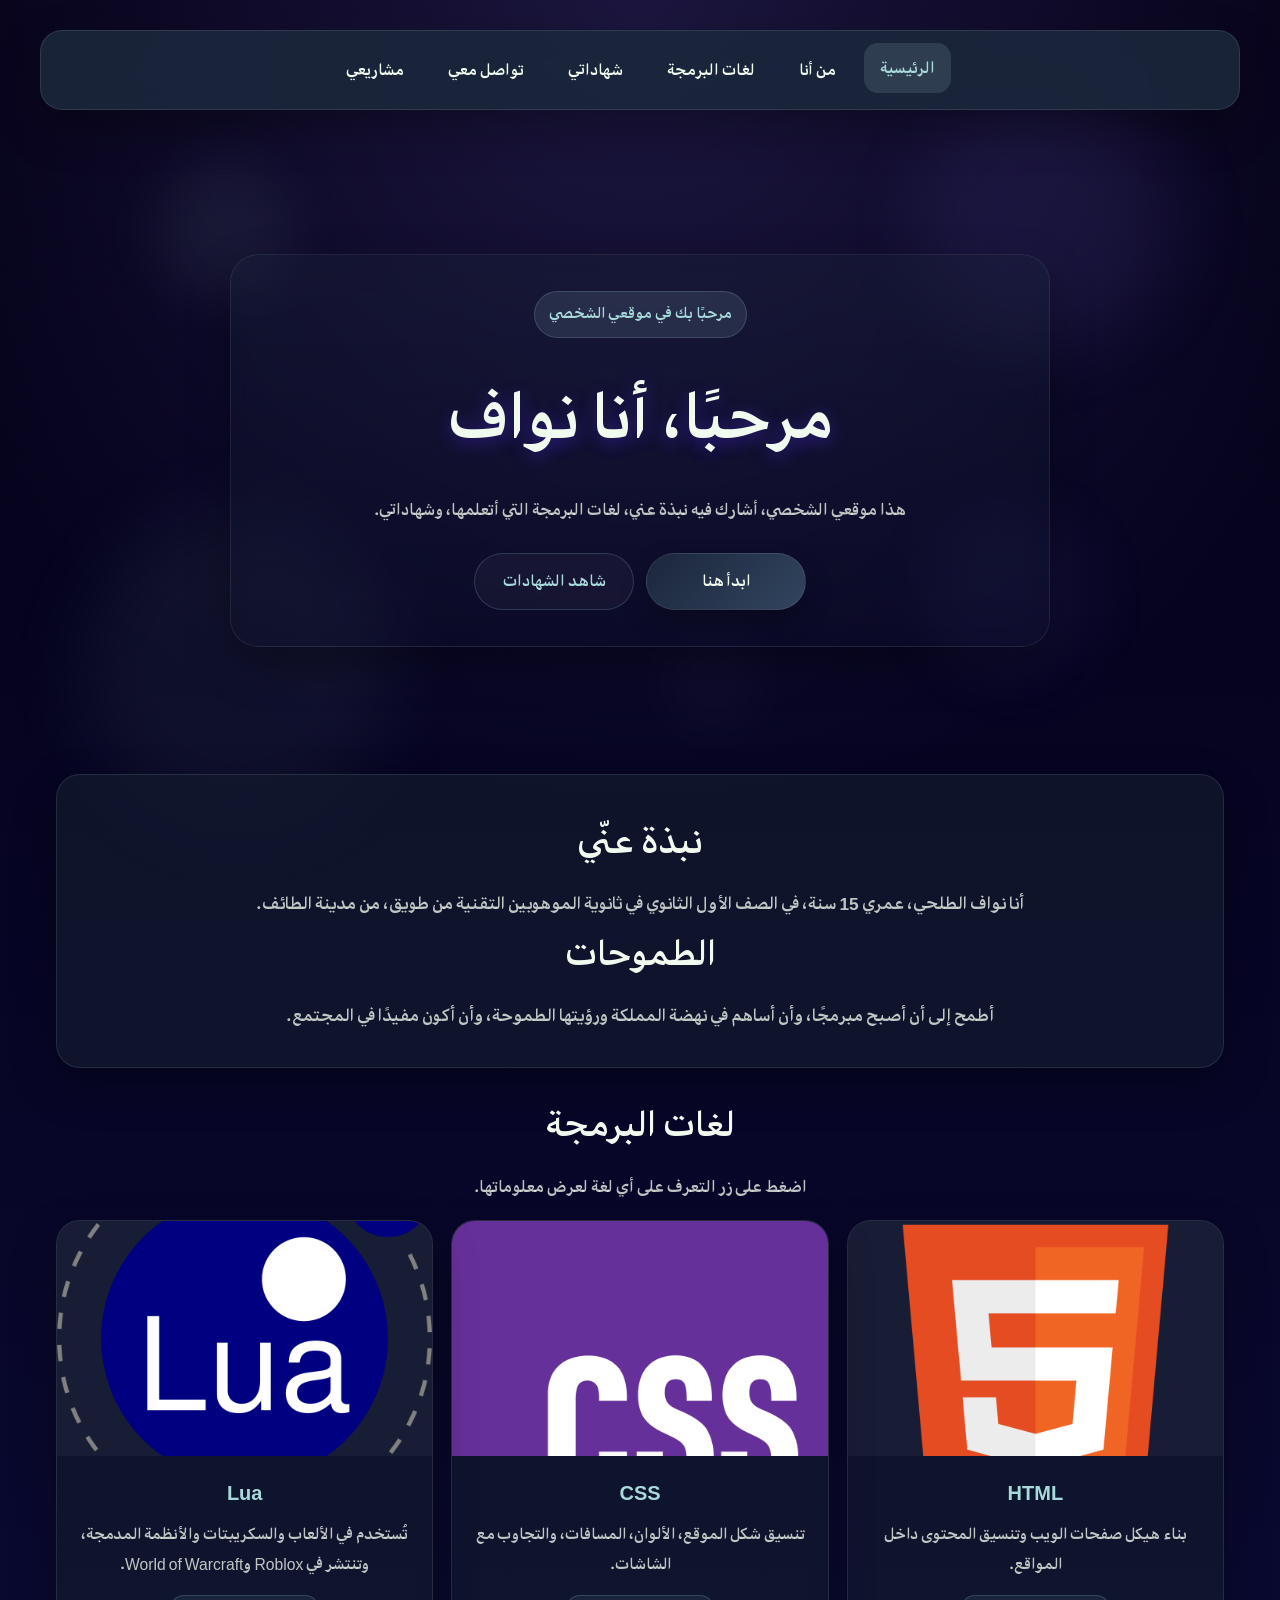
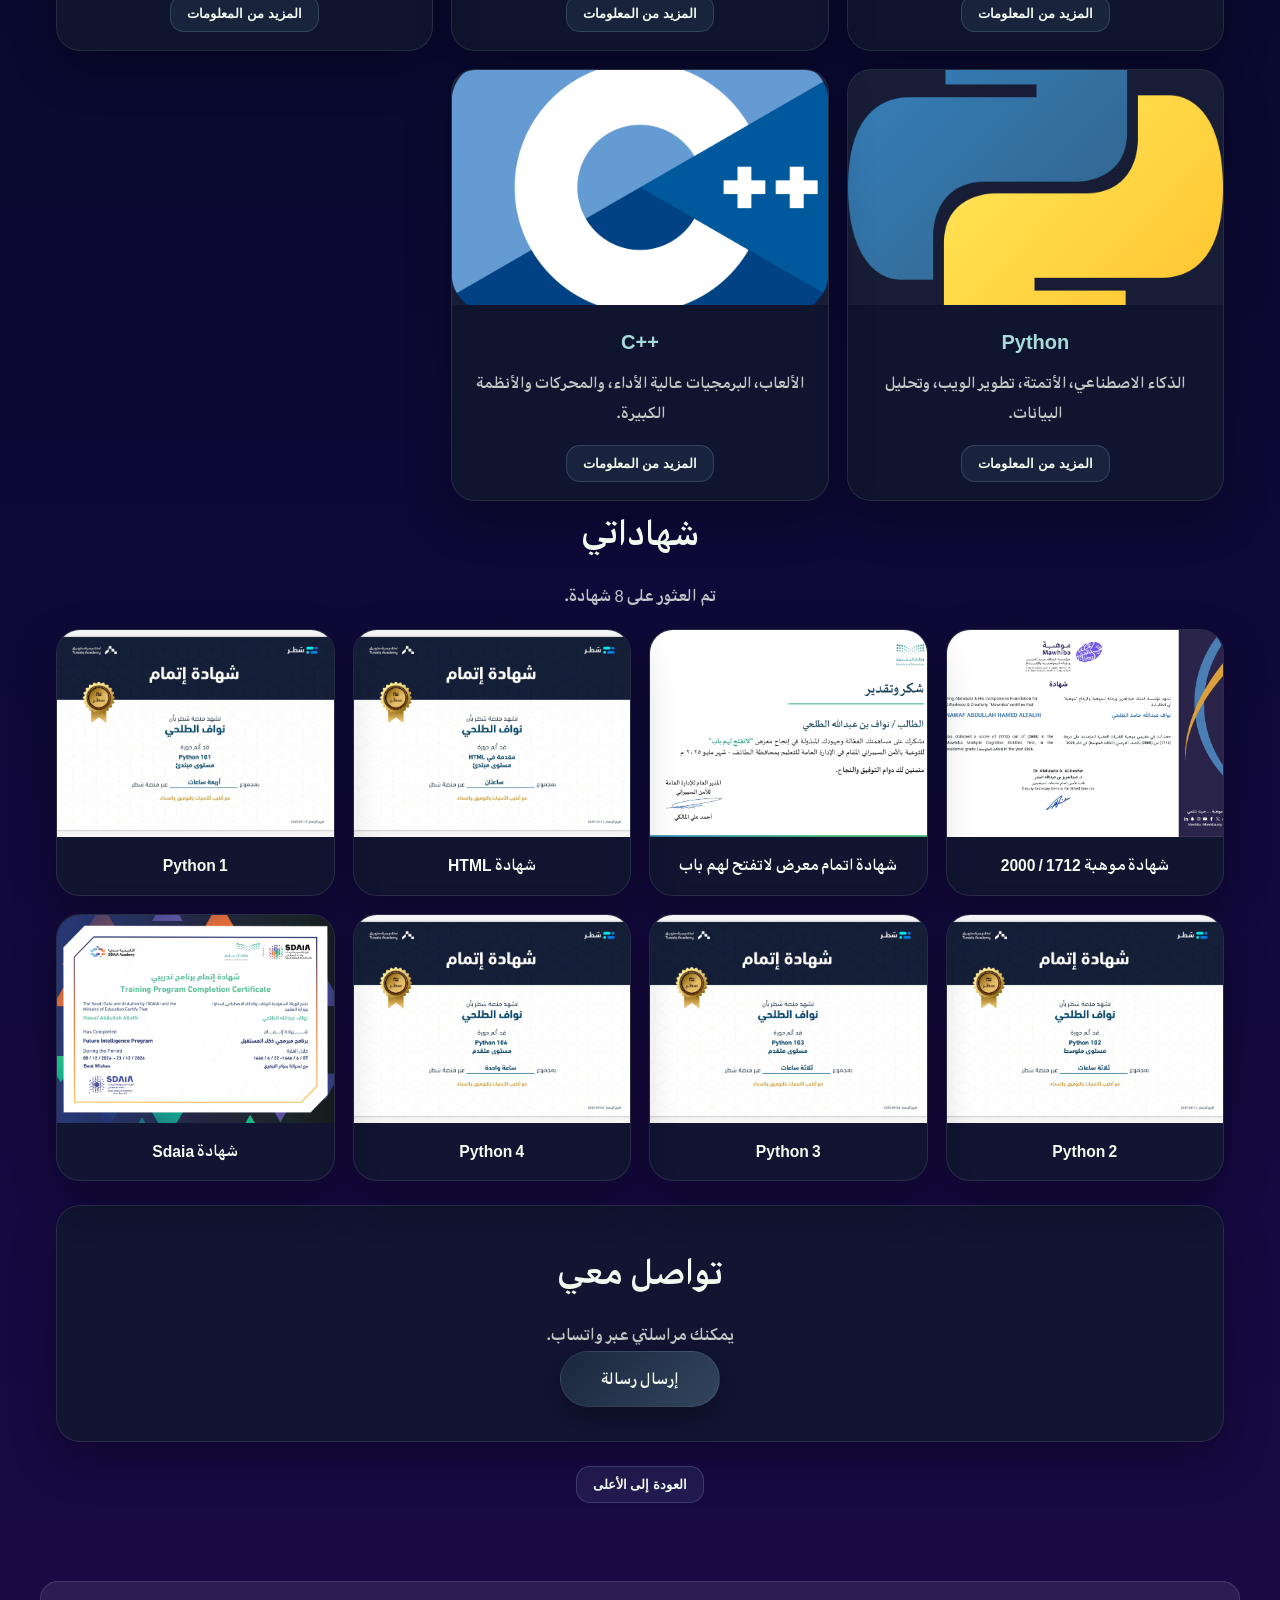
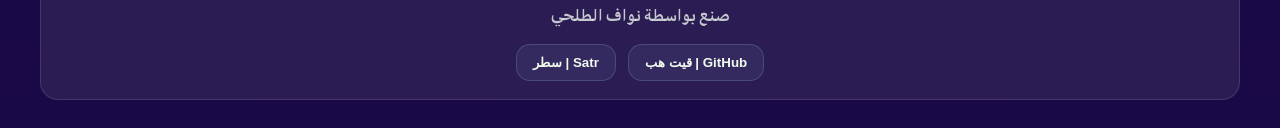
<file: index.html>
<!DOCTYPE html>
<html lang="ar" dir="rtl">
<head>
    <meta charset="UTF-8">
    <meta name="viewport" content="width=device-width, initial-scale=1.0">
    <title>موقعي الشخصي</title>
    <link rel="stylesheet" href="style.css">
    <script src="script.js" defer></script>
</head>
<body>
    <div class="bg-orb orb-1"></div>
    <div class="bg-orb orb-2"></div>
    <div class="bg-orb orb-3"></div>

    <header class="topbar">
        <nav class="navbar" aria-label="التنقل الرئيسي">
            <ul class="nav-links">
                <li><a href="#home" class="active">الرئيسية</a></li>
                <li><a href="#about">من أنا</a></li>
                <li><a href="#languages">لغات البرمجة</a></li>
                <li><a href="#certificates">شهاداتي</a></li>
                <li><a href="#contact">تواصل معي</a></li>
                <li><a id="ProBut">مشاريعي</a></li>
            </ul>
        </nav>
    </header>

    <main>
        <section id="home" class="hero section">
            <div class="hero-content">
                <span class="badge">مرحبًا بك في موقعي الشخصي</span>
                <h1>مرحبًا، أنا نواف</h1>
                <p>
                    هذا موقعي الشخصي، أشارك فيه نبذة عني، لغات البرمجة التي أتعلمها، وشهاداتي.
                </p>
                <div class="hero-actions">
                    <a class="btn primary" href="#about">ابدأ هنا</a>
                    <a class="btn secondary" href="#certificates">شاهد الشهادات</a>
                </div>
            </div>
        </section>

        <section id="about" class="card section">
            <h2>نبذة عنّي</h2>
            <h3>أنا نواف الطلحي، عمري 15 سنة، في الصف الأول الثانوي في ثانوية الموهوبين التقنية من طويق، من مدينة الطائف.</h3>
            <h2>الطموحات</h2>
            <h3>أطمح إلى أن أصبح مبرمجًا، وأن أساهم في نهضة المملكة ورؤيتها الطموحة، وأن أكون مفيدًا في المجتمع.</h3>
        </section>

        <section id="languages" class="section">
            <div class="section-head">
                <h2>لغات البرمجة</h2>
                <p>اضغط على زر التعرف على أي لغة لعرض معلوماتها.</p>
            </div>
            <div class="lang-grid" id="languagesGrid"></div>
        </section>

        <section id="certificates" class="section">
            <div class="section-head">
                <h2>شهاداتي</h2>
                <p id="certificatesStatus" class="loading-text">جاري تحميل الشهادات...</p>
            </div>
            <div class="cert-grid" id="certificatesGrid">
                <!-- ترا هنا المفروض يكون فيه الشهادات بس جافا هي الي راح تحط الشهادات هنا، بالتوفيق -->
            </div>
        </section>
        
        <section id="contact" class="card section contact-card">
            <h2>تواصل معي</h2>
            <p>يمكنك مراسلتي عبر واتساب.</p>
            <a class="btn primary" href="https://wa.me/966551763328" target="_blank" rel="noopener">إرسال رسالة</a>
        </section>

        <div class="back-to-top-container">
            <button id="backToTop" type="button" aria-label="العودة إلى الأعلى">العودة إلى الأعلى</button>
        </div>
    </main>

    <footer class="footer">
        <div class="social-links">
            <p>صنع بواسطة نواف الطلحي</p>
            <div class="social-buttons">
                <button type="button" onclick="window.open('https://github.com/naw9af8', '_blank')">GitHub | قيت هب</button>
                <button type="button" onclick="window.open('https://profile.tuwaiq.edu.sa/naw9af8/public', '_blank')">Satr | سطر</button>
            </div>
        </div>
    </footer>

    <div id="infoModal" class="modal" aria-hidden="true">
        <div class="modal-backdrop" data-close></div>
        <div class="modal-card" role="dialog" aria-modal="true" aria-labelledby="modalTitle">
            <button class="modal-close" type="button" aria-label="إغلاق" data-close>×</button>
            <div class="modal-body" id="modalBody"></div>
        </div>
    </div>

</body>
</html>
</file>
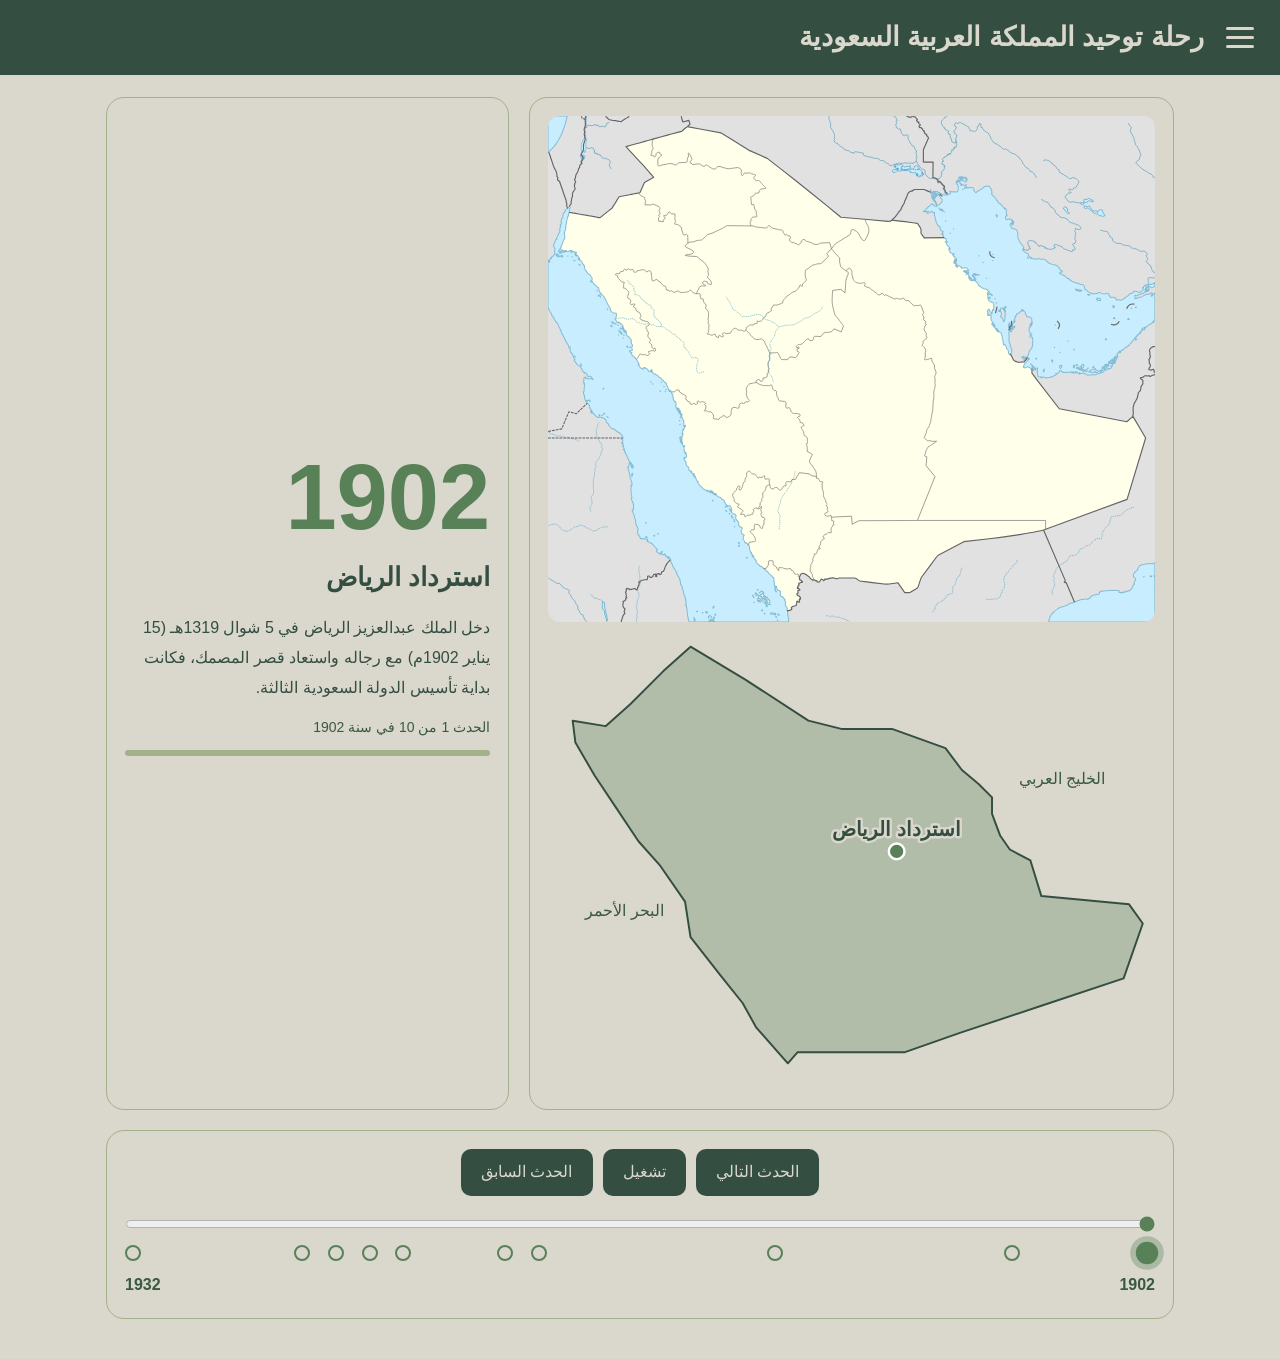
<file: Projects/96Website/index.html>
<!DOCTYPE html>
<html lang="ar" dir="rtl">
<head>
<meta charset="UTF-8">
<meta name="viewport" content="width=device-width, initial-scale=1, viewport-fit=cover">
<title>رحلة توحيد المملكة العربية السعودية</title>
<link rel="stylesheet" href="style.css">
</head>
<body>
<header>
<button id="menuBtn" aria-label="قائمة الأحداث" aria-expanded="false" aria-controls="side"><span></span><span></span><span></span></button>
<h1>رحلة توحيد المملكة العربية السعودية</h1>
</header>
<aside id="side" aria-label="الأحداث التاريخية">
<div class="sh"><h2>الأحداث التاريخية</h2><button class="x" id="close" aria-label="إغلاق القائمة">✕</button></div>
<div id="events"></div>
</aside>
<div id="veil"></div>
<main>
<section class="stage">
<div class="card"><img id="mapImage" src="map.svg" alt="خريطة المملكة العربية السعودية"><svg id="map" viewBox="0 0 620 480"></svg></div>
<div class="card info">
<div class="yr" id="yr">1902</div>
<h2 id="ttl"></h2>
<p id="txt"></p>
<div class="cnt" id="cnt"></div>
<div class="bar"><i id="bar"></i></div>
</div>
</section>
<section class="card">
<div class="ctrl">
<button class="btn" id="next">الحدث التالي</button>
<button class="btn" id="play">تشغيل</button>
<button class="btn" id="prev">الحدث السابق</button>
</div>
<input type="range" id="yearSlider" min="1902" max="1932" value="1902" step="1">
<div class="ticks" id="ticks"></div>
<div class="ends"><span>1902</span><span>1932</span></div>
</section>
</main>
<script src="script.js"></script>
</body>
</html>
</file>
<file: style.css>
@font-face {
    font-family: "ArabicUI";
    src: url("./ArabicUITextSemiBold.otf") format("opentype");
    font-weight: 600;
    font-style: normal;
}

:root {
    --bg1: #030014;
    --bg2: #090931;
    --bg3: #1a0947;
    --panel: rgba(17, 25, 45, 0.78);
    --panel-strong: rgba(27, 38, 59, 0.92);
    --panel-border: rgba(255, 255, 255, 0.1);
    --text: #f1faee;
    --muted: rgba(241, 250, 238, 0.78);
    --accent: #a8dadc;
    --accent-2: #8d7bff;
    --shadow: 0 18px 45px rgba(0, 0, 0, 0.3);
}

* {
    box-sizing: border-box;
}

html {
    scroll-behavior: smooth;
}

body {
    margin: 0;
    font-family: "ArabicUI", Arial, sans-serif;
    background:
        radial-gradient(circle at top, rgba(141, 123, 255, 0.18), transparent 24%),
        linear-gradient(180deg, var(--bg1), var(--bg2), var(--bg3));
    color: var(--text);
    min-height: 100vh;
    line-height: 1.9;
    overflow-x: hidden;
}

body::before,
body::after {
    content: "";
    position: fixed;
    inset: auto;
    border-radius: 999px;
    pointer-events: none;
    filter: blur(40px);
    opacity: 0.5;
    z-index: 0;
    animation: drift 14s ease-in-out infinite;
}

body::before {
    width: 260px;
    height: 260px;
    background: rgba(141, 123, 255, 0.18);
    top: 10%;
    right: 8%;
}

body::after {
    width: 320px;
    height: 320px;
    background: rgba(168, 218, 220, 0.12);
    bottom: 8%;
    left: 6%;
    animation-delay: -4s;
}

.bg-orb {
    position: fixed;
    border-radius: 999px;
    filter: blur(30px);
    opacity: 0.35;
    pointer-events: none;
    z-index: 0;
    animation: float 18s ease-in-out infinite;
}

.orb-1 {
    width: 140px;
    height: 140px;
    background: rgba(168, 218, 220, 0.2);
    top: 18%;
    left: 12%;
}

.orb-2 {
    width: 180px;
    height: 180px;
    background: rgba(141, 123, 255, 0.18);
    top: 56%;
    right: 14%;
    animation-delay: -6s;
}

.orb-3 {
    width: 110px;
    height: 110px;
    background: rgba(255, 255, 255, 0.08);
    bottom: 18%;
    right: 40%;
    animation-delay: -10s;
}

a {
    color: inherit;
    text-decoration: none;
}

.topbar,
main,
.footer {
    position: relative;
    z-index: 1;
}

.topbar {
    position: sticky;
    top: 12px;
    padding: 18px 16px 0;
    z-index: 1000;
}

.navbar {
    text-align: center;
    max-width: 1200px;
    margin: 0 auto;
    padding: 14px 20px;
    background: var(--panel-strong);
    border: 1px solid var(--panel-border);
    border-radius: 22px;
    backdrop-filter: blur(14px);
    box-shadow: var(--shadow);
}

.nav-links {
    list-style: none;
    display: flex;
    align-items: center;
    gap: 12px;
    margin: 0;
    padding: 0;
    flex-wrap: wrap;
    justify-content: center;
}

.nav-links a {
    display: inline-block;
    padding: 10px 16px;
    border-radius: 14px;
    transition: 0.25s ease;
    font-weight: 700;
    color: var(--text);
}

.nav-links a:hover,
.nav-links a.active {
    background: rgba(168, 218, 220, 0.14);
    color: var(--accent);
    transform: translateY(-2px);
}

main {
    max-width: 1200px;
    margin: 0 auto;
    padding: 28px 16px 60px;
}

.section {
    scroll-margin-top: 110px;
}

.hero {
    min-height: 72vh;
    display: grid;
    place-items: center;
    text-align: center;
    padding: 40px 20px;
}

.hero-content {
    width: 100%;
    max-width: 820px;
    background: linear-gradient(180deg, rgba(27, 38, 59, 0.32), rgba(17, 25, 45, 0.18));
    border: 1px solid rgba(255, 255, 255, 0.08);
    border-radius: 28px;
    padding: 36px 24px;
    box-shadow: var(--shadow);
    backdrop-filter: blur(10px);
}

.badge {
    display: inline-block;
    padding: 8px 14px;
    border-radius: 999px;
    background: rgba(168, 218, 220, 0.12);
    color: var(--accent);
    border: 1px solid rgba(168, 218, 220, 0.18);
    margin-bottom: 18px;
    font-size: 0.95rem;
}

h1 {
    margin: 0 0 16px;
    font-size: clamp(2.2rem, 5vw, 4.4rem);
    text-shadow: 0 4px 18px rgba(81, 46, 236, 0.45);
}

h2 {
    margin: 0 0 12px;
    font-size: clamp(1.6rem, 3vw, 2.2rem);
}

h3 {
    margin: 0;
    color: var(--muted);
    font-size: 1.08rem;
    font-weight: 600;
}

p {
    margin: 0;
    color: var(--muted);
    font-size: 1.04rem;
}

.hero-actions {
    margin-top: 28px;
    display: flex;
    gap: 12px;
    justify-content: center;
    flex-wrap: wrap;
}

.btn {
    display: inline-flex;
    align-items: center;
    justify-content: center;
    padding: 12px 20px;
    border-radius: 999px;
    font-weight: 700;
    border: 1px solid transparent;
    transition: 0.25s ease;
    min-width: 160px;
}

.btn.primary {
    background: linear-gradient(135deg, #1b263b, #32455f);
    color: var(--text);
    box-shadow: 0 12px 26px rgba(0, 0, 0, 0.26);
    border-color: rgba(255, 255, 255, 0.08);
}

.btn.secondary {
    background: rgba(255, 255, 255, 0.04);
    color: var(--accent);
    border-color: rgba(168, 218, 220, 0.18);
}

.btn:hover {
    transform: translateY(-3px) scale(1.02);
}

.card,
.lang-card,
.cert-card {
    background: var(--panel);
    border: 1px solid var(--panel-border);
    border-radius: 24px;
    box-shadow: var(--shadow);
}

.card {
    padding: 34px 26px;
    text-align: center;
    margin: 0 auto 24px;
}

.section-head {
    text-align: center;
    margin-bottom: 18px;
}

.section-head p {
    margin-top: 6px;
}

.lang-grid {
    display: grid;
    grid-template-columns: repeat(3, minmax(0, 1fr));
    gap: 18px;
}

.lang-card {
    overflow: hidden;
    transition: 0.25s ease;
}

.lang-card:hover {
    transform: translateY(-5px);
    border-color: rgba(168, 218, 220, 0.22);
}

.lang-image {
    width: 100%;
    aspect-ratio: 16 / 10;
    object-fit: cover;
    display: block;
    background: rgba(255, 255, 255, 0.04);
}

.lang-content {
    padding: 18px;
    text-align: center;
}

.lang-content h3 {
    margin-bottom: 8px;
    color: var(--accent);
    font-size: 1.25rem;
}

.lang-content p {
    margin-bottom: 16px;
    font-size: 0.98rem;
}

.lang-content button,
.social-buttons button,
#backToTop {
    display: inline-flex;
    align-items: center;
    justify-content: center;
    padding: 10px 16px;
    border-radius: 14px;
    background: rgba(168, 218, 220, 0.08);
    color: var(--text);
    font-weight: 700;
    border: 1px solid rgba(168, 218, 220, 0.18);
    cursor: pointer;
    transition: 0.25s ease;
}

.lang-content button:hover,
.social-buttons button:hover,
#backToTop:hover {
    background: rgba(168, 218, 220, 0.14);
    transform: translateY(-2px);
}

.cert-grid {
    display: grid;
    grid-template-columns: repeat(4, minmax(0, 1fr));
    gap: 18px;
    margin-top: 18px;
}

.cert-card {
    overflow: hidden;
    cursor: pointer;
    transition: 0.25s ease;
}

.cert-card:hover {
    transform: translateY(-5px);
    border-color: rgba(168, 218, 220, 0.22);
}

.cert-card img {
    width: 100%;
    aspect-ratio: 4 / 3;
    object-fit: cover;
    display: block;
    background: rgba(255, 255, 255, 0.04);
}

.cert-card .cert-title {
    padding: 14px;
    text-align: center;
    font-weight: 700;
    color: var(--text);
    font-size: 0.98rem;
}

.loading-text {
    text-align: center;
    margin-top: 16px;
    color: var(--muted);
}

.contact-card {
    margin-top: 24px;
}

.back-to-top-container {
    text-align: center;
    margin-top: 24px;
}

.footer {
    text-align: center;
    padding: 18px 16px 28px;
    color: var(--muted);
}

.social-links {
    max-width: 1200px;
    margin: 0 auto;
    padding: 18px;
    background: rgba(255, 253, 253, 0.08);
    border: 1px solid rgba(255, 253, 253, 0.12);
    border-radius: 18px;
}

.social-buttons {
    display: flex;
    gap: 12px;
    justify-content: center;
    flex-wrap: wrap;
    margin-top: 12px;
}

.modal {
    position: fixed;
    inset: 0;
    display: none;
    align-items: center;
    justify-content: center;
    padding: 18px;
    z-index: 2000;
}

.modal.open {
    display: flex;
}

.modal-backdrop {
    position: absolute;
    inset: 0;
    background: rgba(0, 0, 0, 0.62);
    backdrop-filter: blur(6px);
}

.modal-card {
    position: relative;
    width: min(720px, 100%);
    max-height: 88vh;
    overflow: auto;
    background: rgba(12, 18, 35, 0.96);
    border: 1px solid rgba(255, 255, 255, 0.08);
    border-radius: 26px;
    box-shadow: 0 28px 70px rgba(0, 0, 0, 0.45);
    z-index: 1;
}

.modal-body {
    padding: 24px;
}

.modal-close {
    position: absolute;
    top: 12px;
    left: 12px;
    width: 42px;
    height: 42px;
    border: 0;
    border-radius: 999px;
    background: rgba(255, 255, 255, 0.08);
    color: var(--text);
    font-size: 1.4rem;
    cursor: pointer;
}

.modal-head {
    display: flex;
    gap: 16px;
    align-items: center;
    margin-bottom: 18px;
}

.modal-head img {
    width: 96px;
    height: 96px;
    object-fit: cover;
    border-radius: 20px;
    flex: 0 0 auto;
    border: 1px solid rgba(255, 255, 255, 0.08);
}

.modal-head h3 {
    margin: 0 0 6px;
    font-size: 1.6rem;
    color: var(--accent);
}

.modal-meta {
    display: grid;
    gap: 10px;
    margin-top: 14px;
}

.meta-box {
    padding: 14px 16px;
    border-radius: 18px;
    background: rgba(255, 255, 255, 0.04);
    border: 1px solid rgba(255, 255, 255, 0.06);
}

.meta-title {
    display: block;
    margin-bottom: 4px;
    color: var(--accent);
    font-weight: 700;
}

.modal-image {
    width: 100%;
    max-height: 64vh;
    object-fit: contain;
    border-radius: 18px;
    background: rgba(255, 255, 255, 0.04);
    border: 1px solid rgba(255, 255, 255, 0.08);
}

@keyframes float {

    0%,
    100% {
        transform: translate3d(0, 0, 0) scale(1);
    }

    50% {
        transform: translate3d(0, -24px, 0) scale(1.05);
    }
}

@keyframes drift {

    0%,
    100% {
        transform: translate3d(0, 0, 0);
    }

    50% {
        transform: translate3d(-18px, 18px, 0);
    }
}

@media (max-width: 980px) {
    .nav-links {
        justify-content: center;
    }

    .lang-grid {
        grid-template-columns: repeat(2, minmax(0, 1fr));
    }

    .cert-grid {
        grid-template-columns: repeat(2, minmax(0, 1fr));
    }
}

@media (max-width: 640px) {
    main {
        padding-inline: 12px;
    }

    .hero {
        min-height: auto;
        padding-top: 24px;
    }

    .hero-content,
    .card {
        border-radius: 20px;
        padding: 22px 18px;
    }

    .lang-grid,
    .cert-grid {
        grid-template-columns: 1fr;
    }

    .btn,
    .lang-content button,
    .social-buttons button,
    #backToTop {
        width: 100%;
    }

    .modal-head {
        flex-direction: column;
        text-align: center;
    }
}

section#MyPhoto {
    text-align: center;
    margin-top: 24px;

    img {
        max-width: 100%;
        height: auto;
        margin-bottom: 12px;
        border-radius: 18px;
        border: 1px solid rgba(255, 255, 255, 0.541);
    }

    img:hover {
        transform: scale(1.02);
        transition: transform 0.25s ease;
    }

    img:active {
        transform: scale(0.98);
        transition: transform 0.1s ease;
    }
}

.projects-overlay {
    position: fixed;
    inset: 0;
    z-index: 2000;
    background: rgba(0, 0, 0, 0.55);
    opacity: 0;
    visibility: hidden;
    transition: opacity 0.3s ease, visibility 0s linear 0.3s;
}

.projects-overlay.open {
    opacity: 1;
    visibility: visible;
    transition-delay: 0s;
}

.projects-panel {
    --pp-bg: #111827;
    --pp-text: #f9fafb;
    --pp-muted: #9ca3af;
    --pp-accent: #38bdf8;
    --pp-border: rgba(255, 255, 255, 0.1);
    position: fixed;
    top: 0;
    bottom: 0;
    left: 0;
    z-index: 2001;
    width: min(360px, 88vw);
    display: flex;
    flex-direction: column;
    direction: rtl;
    background: var(--pp-bg);
    color: var(--pp-text);
    box-shadow: 8px 0 32px rgba(0, 0, 0, 0.4);
    transform: translateX(-100%);
    visibility: hidden;
    transition: transform 0.3s ease, visibility 0s linear 0.3s;
}

.projects-panel.open {
    transform: translateX(0);
    visibility: visible;
    transition-delay: 0s;
}

.projects-panel,
.projects-panel * {
    box-sizing: border-box;
}

.projects-head {
    display: flex;
    align-items: center;
    justify-content: space-between;
    gap: 12px;
    padding: 16px 20px;
    border-bottom: 1px solid var(--pp-border);
}

.projects-title {
    display: flex;
    align-items: center;
    gap: 10px;
    font-size: 1.15rem;
    font-weight: 700;
}

.projects-count {
    min-width: 26px;
    padding: 2px 9px;
    border-radius: 999px;
    background: var(--pp-border);
    font-size: 0.8rem;
    font-weight: 600;
    text-align: center;
}

.projects-count:empty {
    display: none;
}

.projects-close {
    width: 38px;
    height: 38px;
    padding: 0;
    border: 0;
    border-radius: 10px;
    background: transparent;
    color: inherit;
    font: inherit;
    font-size: 1.7rem;
    line-height: 1;
    cursor: pointer;
}

.projects-close:hover {
    background: rgba(255, 255, 255, 0.1);
}

.projects-status {
    margin: 0;
    padding: 20px;
    color: var(--pp-muted);
    line-height: 1.8;
}

.projects-status:empty {
    display: none;
}

.projects-list {
    flex: 1;
    margin: 0;
    padding: 12px;
    list-style: none;
    overflow-y: auto;
    overscroll-behavior: contain;
}

.projects-list li+li {
    margin-top: 4px;
}

.project-item {
    display: flex;
    align-items: center;
    gap: 12px;
    padding: 12px;
    border-radius: 12px;
    color: inherit;
    text-decoration: none;
    transition: background 0.2s ease;
}

.project-item:hover {
    background: rgba(255, 255, 255, 0.08);
}

.projects-close:focus-visible,

.project-item:focus-visible {
    outline: 2px solid var(--pp-accent);
    outline-offset: 2px;
}

.project-icon {
    flex: none;
    display: grid;
    place-items: center;
    width: 42px;
    height: 42px;
    border-radius: 12px;
    background: var(--pp-accent);
    color: #0b1220;
    font-size: 1.1rem;
    font-weight: 700;
}

.project-text {
    display: flex;
    flex-direction: column;
    gap: 2px;
    min-width: 0;
}

.project-name {
    font-weight: 600;
    overflow-wrap: anywhere;
}

.project-desc {
    font-size: 0.85rem;
    line-height: 1.6;
    color: var(--pp-muted);
}

@media (prefers-reduced-motion: reduce) {

    .projects-overlay,
    .projects-panel {
        transition: none;
    }
}
</file>
<file: Projects/96Website/style.css>
:root{--bg:#DAD7CD;--card:#DAD7CD;--ink:#344E41;--mut:#3A5A40;--hd:#344E41;--acc:#588157;--line:#A3B18A;--sea:#DAD7CD;--land:#588157;--edge:#344E41;box-sizing:border-box;padding-top:env(safe-area-inset-top,0px);padding-bottom:env(safe-area-inset-bottom,0px)}
@media (prefers-color-scheme:dark){:root:not([data-theme="light"]){--bg:#344E41;--card:#3A5A40;--ink:#DAD7CD;--mut:#A3B18A;--hd:#344E41;--acc:#A3B18A;--line:#3A5A40;--sea:#344E41;--land:#588157;--edge:#A3B18A}}
:root[data-theme="dark"]{--bg:#344E41;--card:#3A5A40;--ink:#DAD7CD;--mut:#A3B18A;--hd:#344E41;--acc:#A3B18A;--line:#3A5A40;--sea:#344E41;--land:#588157;--edge:#A3B18A}
html{scroll-padding-top:env(safe-area-inset-top,0px)}
*{box-sizing:border-box;margin:0}
body{background:var(--bg);color:var(--ink);font-family:"IBM Plex Sans Arabic",Tahoma,sans-serif;line-height:1.9}
h1,h2,.yr,.ev strong{font-family:"Reem Kufi","IBM Plex Sans Arabic",Tahoma,sans-serif}
button{font:inherit;color:inherit}
:focus-visible{outline:3px solid var(--acc);outline-offset:2px}
header{position:sticky;top:env(safe-area-inset-top,0px);z-index:3;display:flex;align-items:center;gap:14px;padding:12px 18px;background:var(--hd);color:#DAD7CD}
header h1{font-size:clamp(18px,3.2vw,27px);font-weight:700}
#menuBtn{background:none;border:0;cursor:pointer;padding:8px;display:grid;gap:6px}
#menuBtn span{width:28px;height:3px;border-radius:3px;background:#DAD7CD}
#side{position:fixed;top:0;bottom:0;inset-inline-start:0;width:min(370px,88vw);z-index:6;background:var(--hd);color:#DAD7CD;padding:calc(18px + env(safe-area-inset-top,0px)) 18px 24px;overflow:auto;visibility:hidden;transform:translateX(100%);transition:transform .4s,visibility .4s}
#side.open{visibility:visible;transform:none}
.sh{display:flex;justify-content:space-between;align-items:center}
.sh h2{font-size:22px}
.x{background:none;border:0;font-size:22px;cursor:pointer;color:#DAD7CD;padding:6px 10px}
#veil{position:fixed;inset:0;z-index:5;background:rgba(52,78,65,.5);opacity:0;pointer-events:none;transition:opacity .3s}
#veil.on{opacity:1;pointer-events:auto}
.ev{display:block;width:100%;text-align:start;margin-top:12px;padding:12px 14px;border-radius:12px;border:1px solid rgba(218,215,205,.25);background:rgba(218,215,205,.08);cursor:pointer}
.ev b{display:block;color:#A3B18A;font-size:18px}
.ev strong{display:block;font-size:17px}
.ev span{display:block;font-size:14px;opacity:.85}
.ev.c{border-color:#A3B18A;background:rgba(163,177,138,.16)}
main{max-width:1100px;margin:0 auto;padding:22px 16px 40px;display:grid;gap:20px}
.stage{display:grid;grid-template-columns:1.6fr 1fr;gap:20px}
@media (max-width:820px){.stage{grid-template-columns:1fr}}
.card{background:var(--card);border:1px solid var(--line);border-radius:18px;padding:18px}
.info{display:flex;flex-direction:column;justify-content:center;gap:10px}
.yr{font-size:clamp(56px,10vw,92px);font-weight:700;line-height:1;color:var(--acc)}
.info h2{font-size:26px}
.info p{max-width:60ch}
.cnt{color:var(--mut);font-size:14px}
.bar{height:6px;border-radius:6px;background:var(--line);overflow:hidden}
.bar i{display:block;height:100%;width:0;background:var(--acc);transition:width .3s}
svg{display:block;width:100%;height:auto;border-radius:12px;background:var(--sea);direction:ltr} #mapImage{width:100%;height:auto;display:block;border-radius:12px}
.land{fill:var(--land);stroke:var(--edge);stroke-width:2;stroke-linejoin:round;fill-opacity:.3;transition:fill-opacity .4s}
.land.done{stroke:var(--acc);stroke-width:4}
.route{fill:none;stroke:var(--acc);stroke-width:2.5;stroke-dasharray:7 6}
.sea{fill:var(--mut);font-size:16px;text-anchor:middle}
.pt{cursor:pointer;transition:opacity .4s}
.pt.off{opacity:0;pointer-events:none}
.pt circle{fill:var(--acc);stroke:#fff;stroke-width:2.5}
.pt .ring{fill:var(--acc);stroke:none;opacity:0;transform-box:fill-box;transform-origin:center}
.pt.cur .ring{animation:rg 1.6s ease-out infinite}
.pt text{display:none;font-size:20px;font-weight:600;text-anchor:middle;fill:var(--ink);stroke:var(--sea);stroke-width:5px;paint-order:stroke;stroke-linejoin:round}
.pt.cur text,.pt:hover text{display:block}
@keyframes rg{from{transform:scale(1);opacity:.7}to{transform:scale(3.2);opacity:0}}
.ctrl{display:flex;justify-content:center;gap:10px;flex-wrap:wrap;margin-bottom:14px}
.btn{background:var(--hd);color:#DAD7CD;border:0;border-radius:10px;padding:8px 20px;cursor:pointer}
.btn:hover{opacity:.85}
input[type=range]{display:block;width:100%;height:28px;margin:0;accent-color:var(--acc)}
.ticks{position:relative;height:22px;margin:4px 8px 0}
.ticks button{position:absolute;top:3px;width:16px;height:16px;margin-inline-start:-8px;padding:0;border-radius:50%;border:2px solid var(--acc);background:var(--card);cursor:pointer}
.ticks button.p{background:var(--acc)}
.ticks button.c{transform:scale(1.4);box-shadow:0 0 0 4px rgba(88,129,87,.35)}
.ends{display:flex;justify-content:space-between;margin-top:6px;font-weight:600;color:var(--mut)}
@media (prefers-reduced-motion:reduce){*{animation:none!important;transition:none!important}}
</file>
